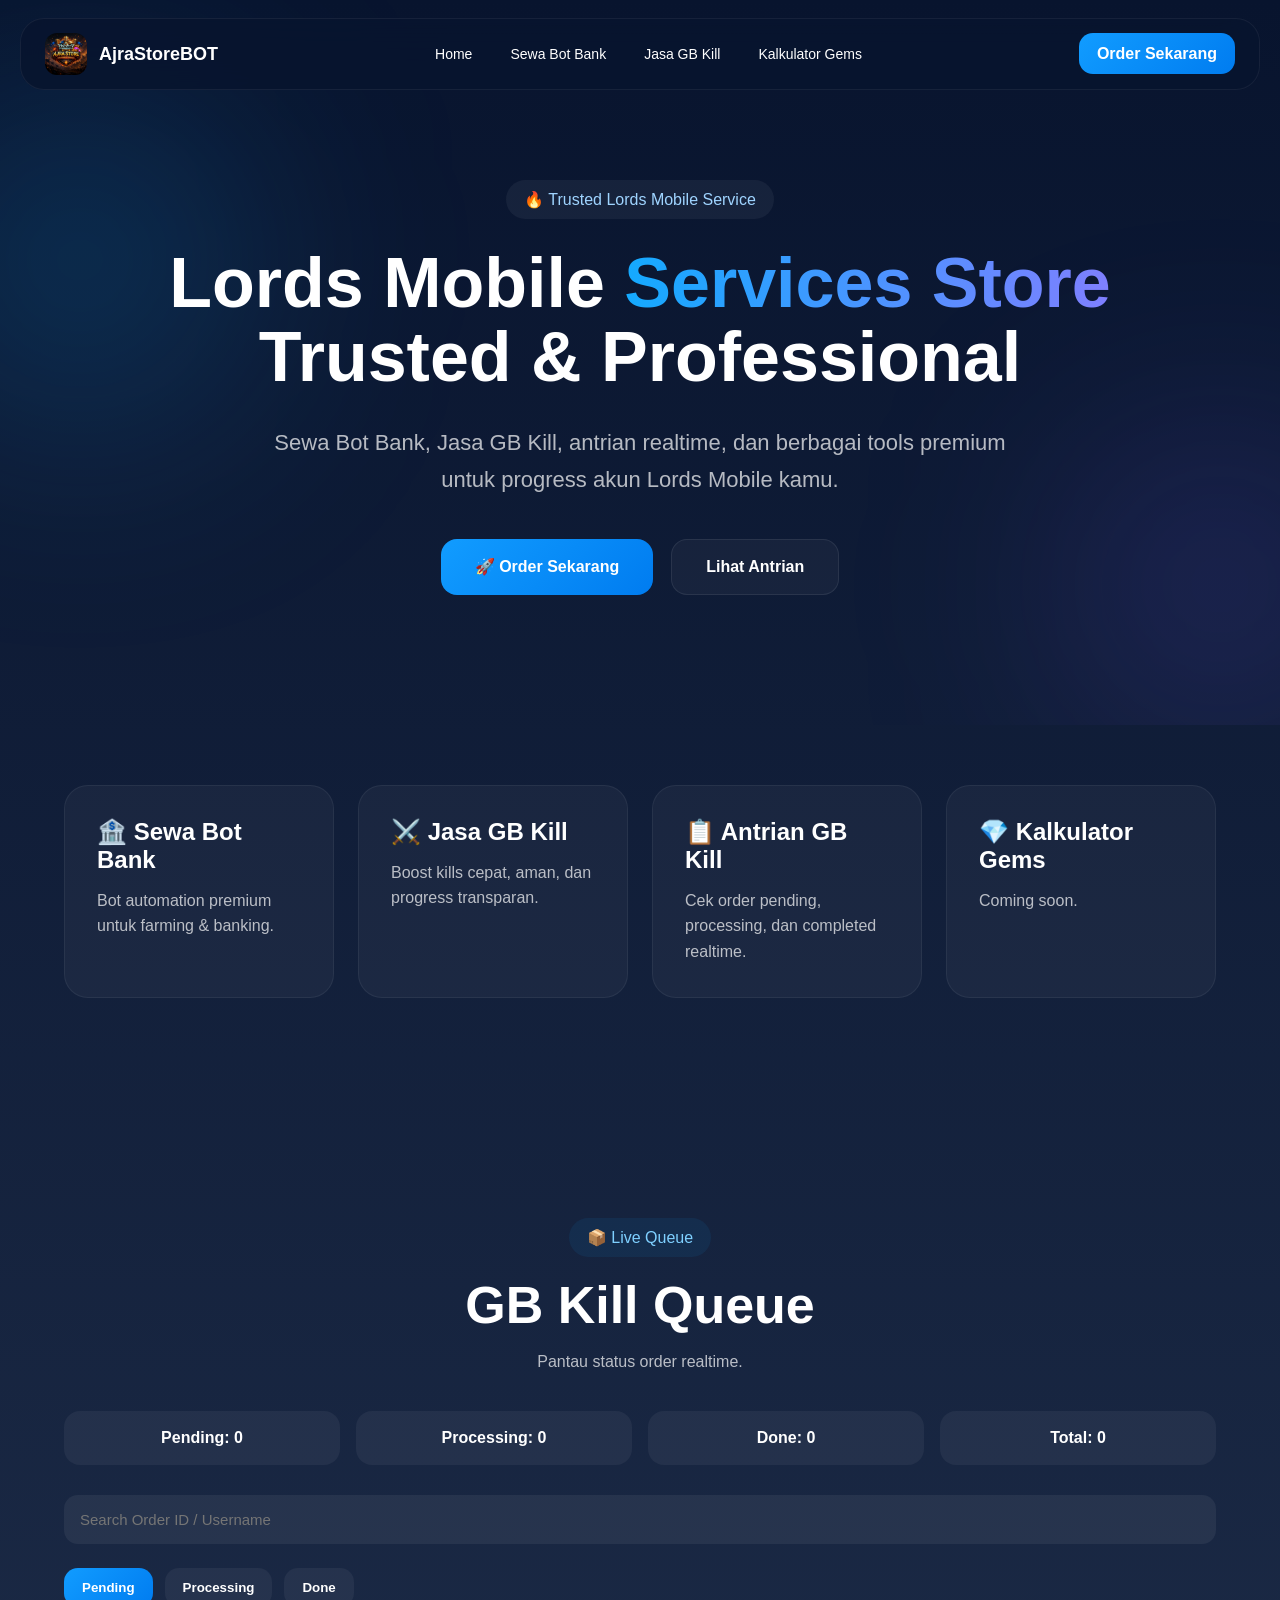
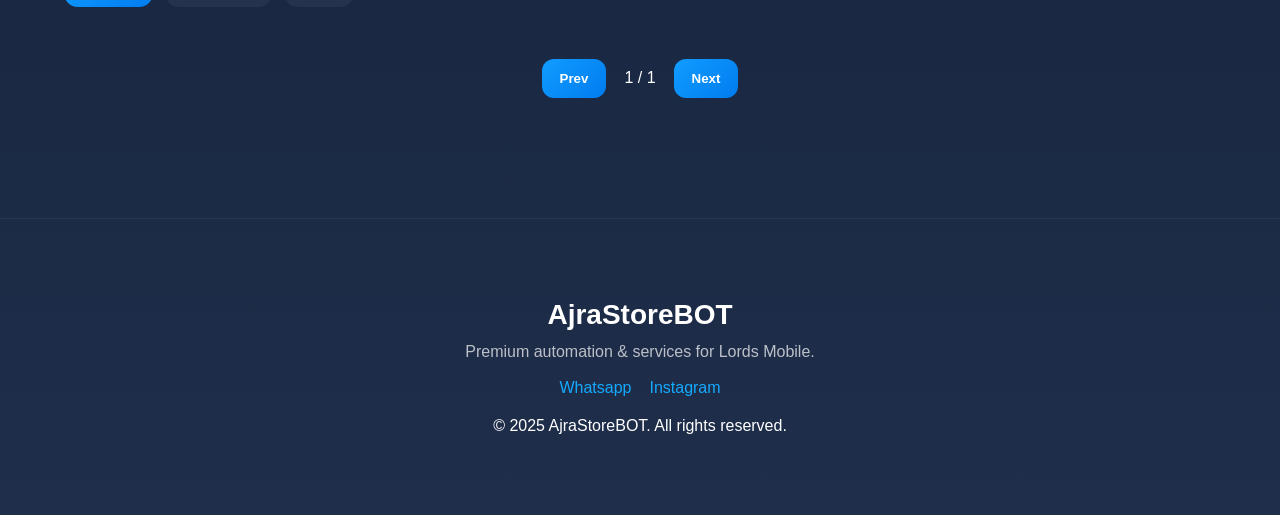
<file: index.html>
<!DOCTYPE html>
<html lang="en">
<head>
    <meta charset="UTF-8">
    <meta name="viewport" content="width=device-width, initial-scale=1.0">
    <title>AjraStoreBOT - Lords Mobile Services</title>
    <link rel="stylesheet" href="style.css">
</head>
<body>

<nav class="navbar">

    <div class="nav-left">
        <img src="logo.jpg/logobot.jpg" alt="Logo" class="logo-img">
        <span class="brand-name">AjraStoreBOT</span>
    </div>

   <div class="nav-center">
    <a href="index.html">Home</a>
    <a href="botbank.html">Sewa Bot Bank</a>
    <a href="gbkill.html">Jasa GB Kill</a>
    <a href="gems.html">Kalkulator Gems</a>
</div>

    <div class="nav-right">
        <a href="https://wa.me/6285885385659" class="nav-btn">
            Order Sekarang
        </a>
    </div>

    <div class="menu-btn" id="menuBtn">☰</div>

    <div class="dropdown-menu" id="dropdownMenu">

    <a href="index.html">Home</a>
    <a href="botbank.html">Sewa Bot Bank</a>
    <a href="gbkill.html">Jasa GB Kill</a>
    <a href="gems.html">Kalkulator Gems</a>

    <a href="https://wa.me/6285885385659" class="mobile-wa">
        Order Sekarang
    </a>

</div>

</nav>

<section class="hero">

    <div class="hero-badge">
        🔥 Trusted Lords Mobile Service
    </div>

    <h1>
        Lords Mobile <span>Services Store</span><br>
        Trusted & Professional
    </h1>

    <p>
        Sewa Bot Bank, Jasa GB Kill, antrian realtime,
        dan berbagai tools premium untuk progress akun
        Lords Mobile kamu.
    </p>

    <div class="hero-buttons">
        <a href="https://wa.me/6285885385659" class="btn-primary">
            🚀 Order Sekarang
        </a>

        <a href="#queue" class="btn-secondary">
            Lihat Antrian
        </a>
    </div>

    <div class="hero-glow glow1"></div>
    <div class="hero-glow glow2"></div>

</section>

<section class="service-menu">

    <div class="service-card" id="bot-bank">
        <h3>🏦 Sewa Bot Bank</h3>
        <p>Bot automation premium untuk farming & banking.</p>
    </div>

    <div class="service-card" id="gbkill">
        <h3>⚔️ Jasa GB Kill</h3>
        <p>Boost kills cepat, aman, dan progress transparan.</p>
    </div>

    <div class="service-card" id="queue">
        <h3>📋 Antrian GB Kill</h3>
        <p>Cek order pending, processing, dan completed realtime.</p>
    </div>

    <div class="service-card" id="calculator">
        <h3>💎 Kalkulator Gems</h3>
        <p>Coming soon.</p>
    </div>

</section>

<section class="queue-section" id="queue">

    <div class="section-top">
        <span class="section-badge">📦 Live Queue</span>
        <h2>GB Kill Queue</h2>
        <p>Pantau status order realtime.</p>
    </div>

    <div class="queue-stats">
        <div class="stat-mini">Pending: 42</div>
        <div class="stat-mini">Processing: 3</div>
        <div class="stat-mini">Done: 58</div>
        <div class="stat-mini">Total: 103</div>
    </div>

    <input
        type="text"
        id="searchInput"
        class="search-box"
        placeholder="Search Order ID / Username"
    >

    <div class="queue-tabs">
        <button class="tab-btn active" data-tab="pending">Pending</button>
        <button class="tab-btn" data-tab="processing">Processing</button>
        <button class="tab-btn" data-tab="done">Done</button>
    </div>

    <div class="queue-list" id="queueList"></div>

    <div class="pagination">
        <button id="prevBtn">Prev</button>
        <span id="pageInfo">1</span>
        <button id="nextBtn">Next</button>
    </div>

</section>

<footer class="footer">
    <h3>AjraStoreBOT</h3>
    <p>Premium automation & services for Lords Mobile.</p>

    <div class="footer-links">
        <a href="https://wa.me/6285885385659" target="_blank">Whatsapp</a>
        <a href="https://www.instagram.com/ajrastoree" target="_blank">Instagram</a>
    </div>

    <span>© 2025 AjraStoreBOT. All rights reserved.</span>
</footer>

<script src="script.js"></script>

</body>
</html>
</file>
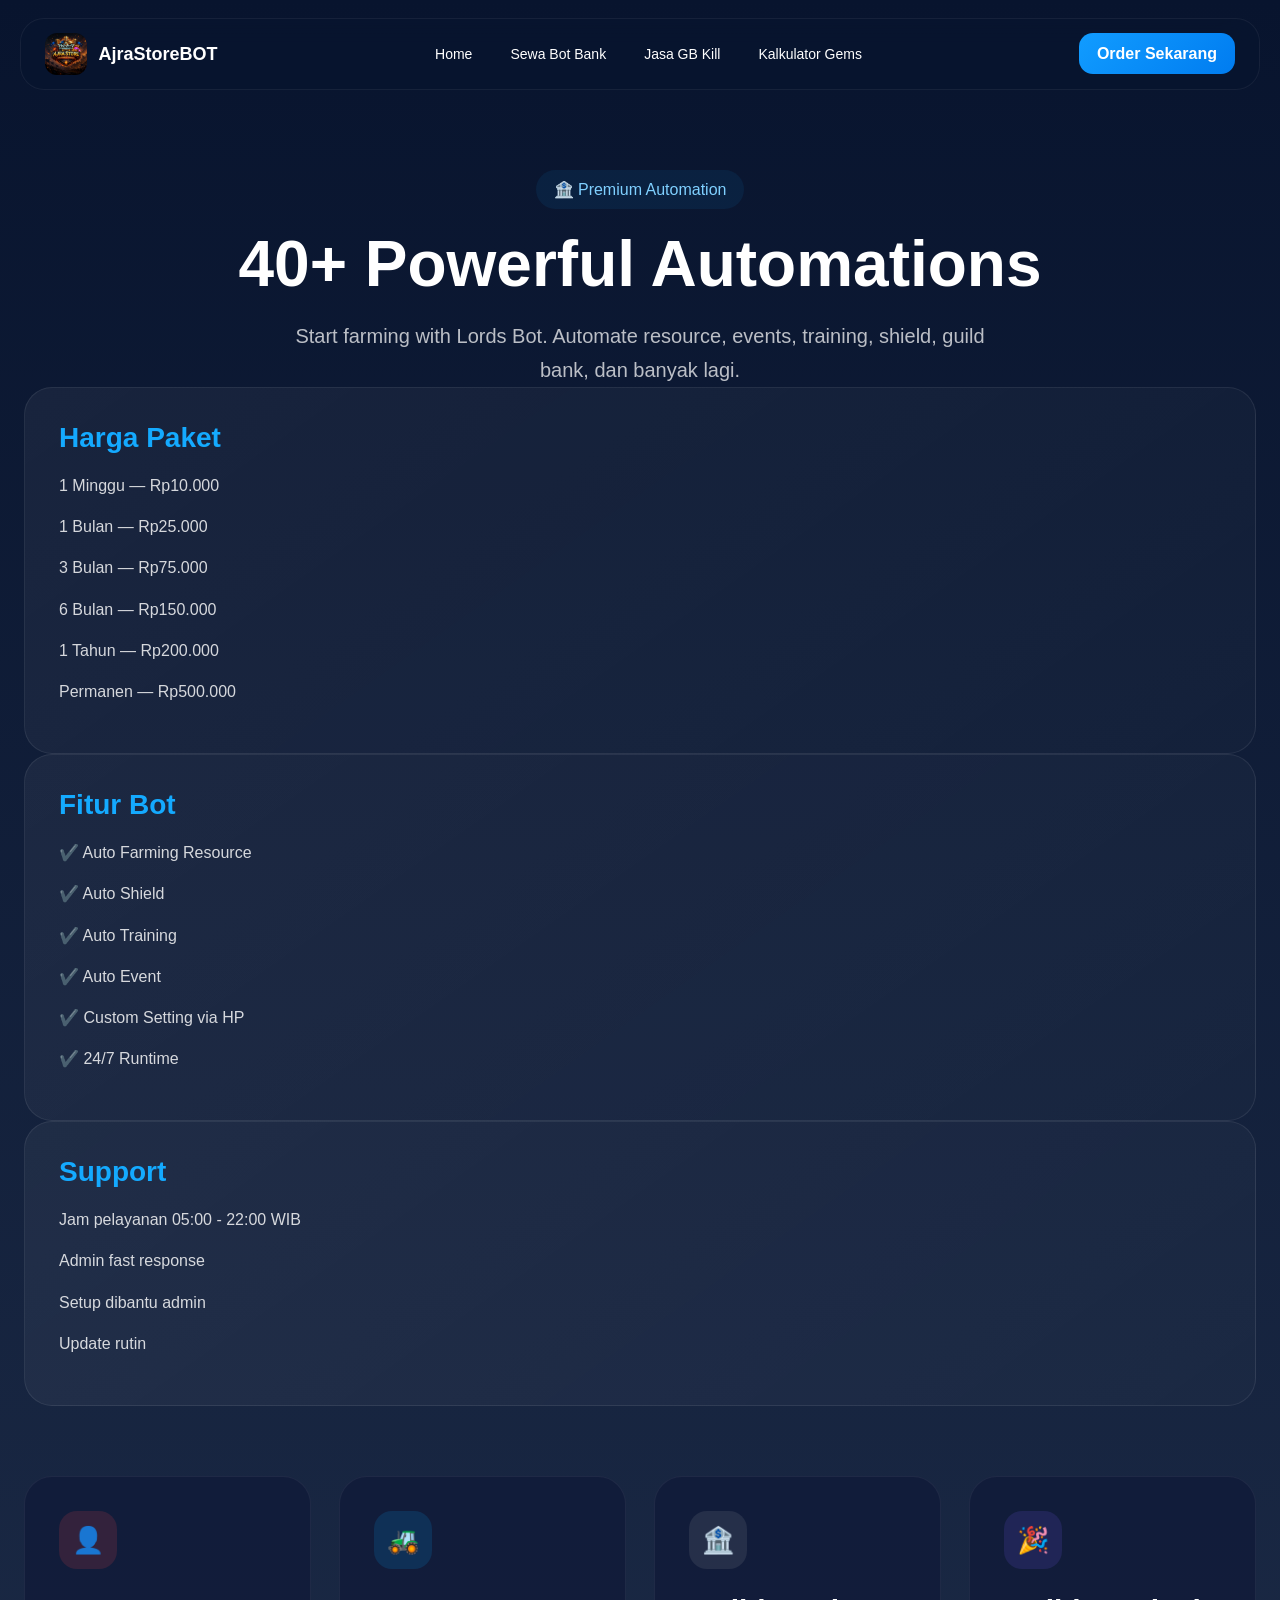
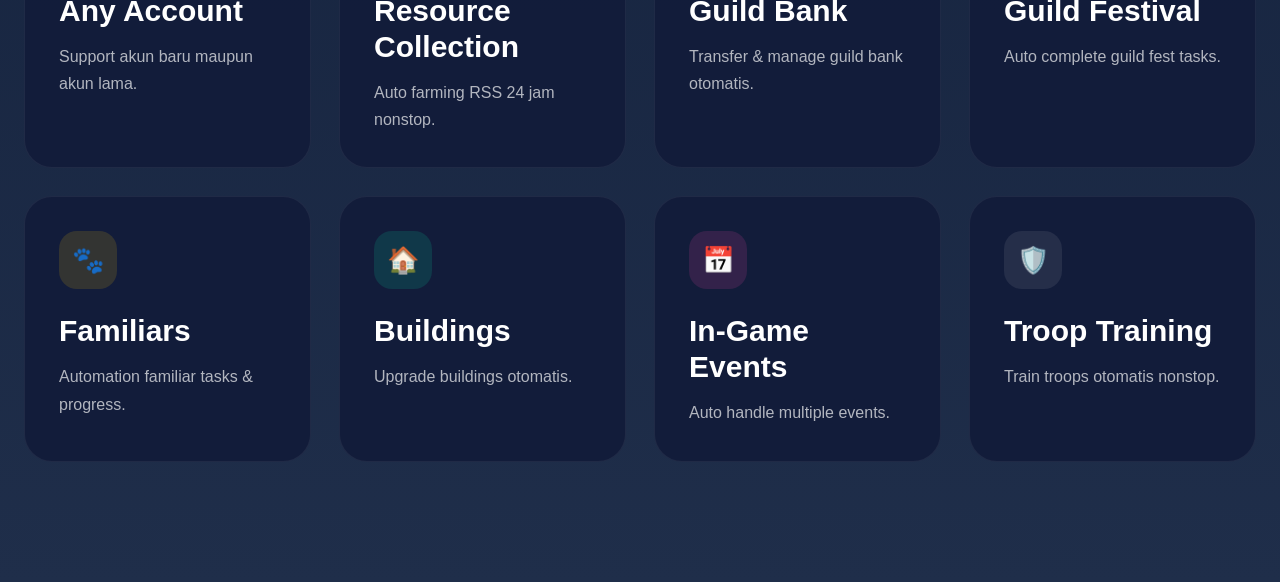
<file: botbank.html>
<!DOCTYPE html>
<html lang="en">
<head>
<meta charset="UTF-8">
<meta name="viewport" content="width=device-width, initial-scale=1.0">
<title>Sewa Bot Bank</title>
<link rel="stylesheet" href="style.css">
</head>
<body>

 <nav class="navbar">

    <div class="nav-left">
        <img src="logo.jpg/logobot.jpg" alt="Logo" class="logo-img">
        <span class="brand-name">AjraStoreBOT</span>
    </div>

   <div class="nav-center">
    <a href="index.html">Home</a>
    <a href="botbank.html">Sewa Bot Bank</a>
    <a href="gbkill.html">Jasa GB Kill</a>
    <a href="gems.html">Kalkulator Gems</a>
</div>

    <div class="nav-right">
        <a href="https://wa.me/6285885385659" class="nav-btn">
            Order Sekarang
        </a>
    </div>

    <div class="menu-btn" id="menuBtn">☰</div>

    <div class="dropdown-menu" id="dropdownMenu">

    <a href="index.html">Home</a>
    <a href="botbank.html">Sewa Bot Bank</a>
    <a href="gbkill.html">Jasa GB Kill</a>
    <a href="gems.html">Kalkulator Gems</a>

    <a href="https://wa.me/6285885385659" class="mobile-wa">
        Order Sekarang
    </a>

</div>

</nav>

<section class="bot-page">

    <div class="bot-title">
        <span class="section-badge">🏦 Premium Automation</span>
        <h1>40+ Powerful Automations</h1>
        <p>
            Start farming with Lords Bot. Automate resource,
            events, training, shield, guild bank, dan banyak lagi.
        </p>
    </div>

    <div class="info-card">
<h3>Harga Paket</h3>
<ul>
<li>1 Minggu — Rp10.000</li>
<li>1 Bulan — Rp25.000</li>
<li>3 Bulan — Rp75.000</li>
<li>6 Bulan — Rp150.000</li>
<li>1 Tahun — Rp200.000</li>
<li>Permanen — Rp500.000</li>
</ul>
</div>

<div class="info-card">
<h3>Fitur Bot</h3>
<ul>
<li>✔️ Auto Farming Resource</li>
<li>✔️ Auto Shield</li>
<li>✔️ Auto Training</li>
<li>✔️ Auto Event</li>
<li>✔️ Custom Setting via HP</li>
<li>✔️ 24/7 Runtime</li>
</ul>
</div>

<div class="info-card">
<h3>Support</h3>
<ul>
<li>Jam pelayanan 05:00 - 22:00 WIB</li>
<li>Admin fast response</li>
<li>Setup dibantu admin</li>
<li>Update rutin</li>
</ul>
</div>

    <div class="bot-grid">

        <div class="bot-card red">
            <div class="bot-icon">👤</div>
            <h3>Any Account</h3>
            <p>Support akun baru maupun akun lama.</p>
        </div>

        <div class="bot-card blue">
            <div class="bot-icon">🚜</div>
            <h3>Resource Collection</h3>
            <p>Auto farming RSS 24 jam nonstop.</p>
        </div>

        <div class="bot-card gray">
            <div class="bot-icon">🏦</div>
            <h3>Guild Bank</h3>
            <p>Transfer & manage guild bank otomatis.</p>
        </div>

        <div class="bot-card purple">
            <div class="bot-icon">🎉</div>
            <h3>Guild Festival</h3>
            <p>Auto complete guild fest tasks.</p>
        </div>

        <div class="bot-card yellow">
            <div class="bot-icon">🐾</div>
            <h3>Familiars</h3>
            <p>Automation familiar tasks & progress.</p>
        </div>

        <div class="bot-card green">
            <div class="bot-icon">🏠</div>
            <h3>Buildings</h3>
            <p>Upgrade buildings otomatis.</p>
        </div>

        <div class="bot-card pink">
            <div class="bot-icon">📅</div>
            <h3>In-Game Events</h3>
            <p>Auto handle multiple events.</p>
        </div>

        <div class="bot-card white">
            <div class="bot-icon">🛡️</div>
            <h3>Troop Training</h3>
            <p>Train troops otomatis nonstop.</p>
        </div>

    </div>

</section>

<script src="script.js"></script>
</body>
</html>
</file>
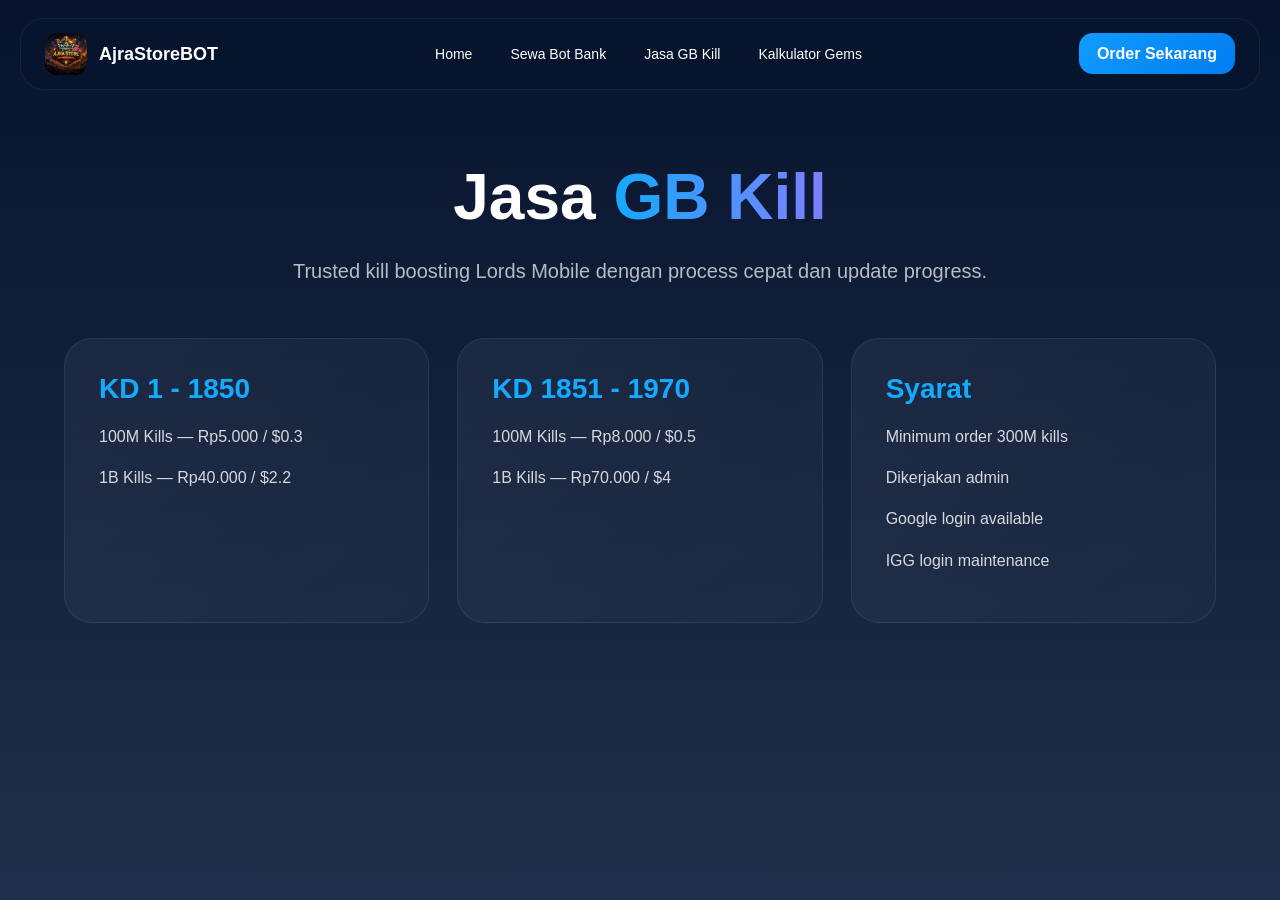
<file: gbkill.html>
<!DOCTYPE html>
<html lang="en">
<head>
<meta charset="UTF-8">
<meta name="viewport" content="width=device-width, initial-scale=1.0">
<title>Jasa GB Kill</title>
<link rel="stylesheet" href="style.css">
</head>
<body>

 <nav class="navbar">

    <div class="nav-left">
        <img src="logo.jpg/logobot.jpg" alt="Logo" class="logo-img">
        <span class="brand-name">AjraStoreBOT</span>
    </div>

   <div class="nav-center">
    <a href="index.html">Home</a>
    <a href="botbank.html">Sewa Bot Bank</a>
    <a href="gbkill.html">Jasa GB Kill</a>
    <a href="gems.html">Kalkulator Gems</a>
</div>

    <div class="nav-right">
        <a href="https://wa.me/6285885385659" class="nav-btn">
            Order Sekarang
        </a>
    </div>

    <div class="menu-btn" id="menuBtn">☰</div>

    <div class="dropdown-menu" id="dropdownMenu">

    <a href="index.html">Home</a>
    <a href="botbank.html">Sewa Bot Bank</a>
    <a href="gbkill.html">Jasa GB Kill</a>
    <a href="gems.html">Kalkulator Gems</a>

    <a href="https://wa.me/6285885385659" class="mobile-wa">
        Order Sekarang
    </a>

</div>

</nav>
<div class="page-container">

<div class="page-title">
<h1>Jasa <span>GB Kill</span></h1>
<p>
Trusted kill boosting Lords Mobile dengan process cepat dan update progress.
</p>
</div>

<div class="page-grid">

<div class="info-card">
<h3>KD 1 - 1850</h3>
<ul>
<li>100M Kills — Rp5.000 / $0.3</li>
<li>1B Kills — Rp40.000 / $2.2</li>
</ul>
</div>

<div class="info-card">
<h3>KD 1851 - 1970</h3>
<ul>
<li>100M Kills — Rp8.000 / $0.5</li>
<li>1B Kills — Rp70.000 / $4</li>
</ul>
</div>

<div class="info-card">
<h3>Syarat</h3>
<ul>
<li>Minimum order 300M kills</li>
<li>Dikerjakan admin</li>
<li>Google login available</li>
<li>IGG login maintenance</li>
</ul>
</div>

</div>

</div>

<script src="script.js"></script>
</body>
</html>
</file>
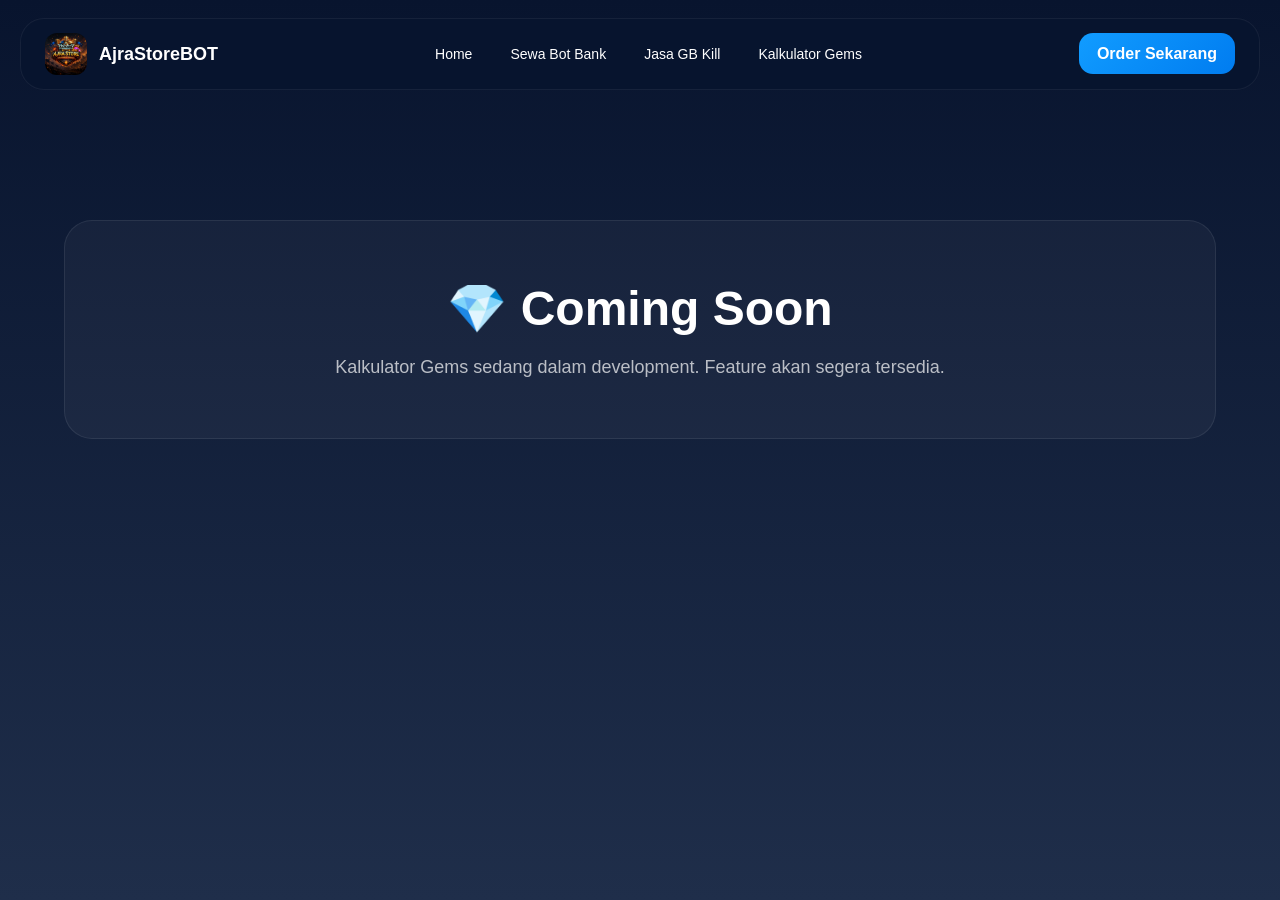
<file: gems.html>
<!DOCTYPE html>
<html lang="en">
<head>
<meta charset="UTF-8">
<meta name="viewport" content="width=device-width, initial-scale=1.0">
<title>Kalkulator Gems</title>
<link rel="stylesheet" href="style.css">
</head>
<body>

<nav class="navbar">

    <div class="nav-left">
        <img src="logo.jpg/logobot.jpg" alt="Logo" class="logo-img">
        <span class="brand-name">AjraStoreBOT</span>
    </div>

   <div class="nav-center">
    <a href="index.html">Home</a>
    <a href="botbank.html">Sewa Bot Bank</a>
    <a href="gbkill.html">Jasa GB Kill</a>
    <a href="gems.html">Kalkulator Gems</a>
</div>

    <div class="nav-right">
        <a href="https://wa.me/6285885385659" class="nav-btn">
            Order Sekarang
        </a>
    </div>

    <div class="menu-btn" id="menuBtn">☰</div>

    <div class="dropdown-menu" id="dropdownMenu">

    <a href="index.html">Home</a>
    <a href="botbank.html">Sewa Bot Bank</a>
    <a href="gbkill.html">Jasa GB Kill</a>
    <a href="gems.html">Kalkulator Gems</a>

    <a href="https://wa.me/6285885385659" class="mobile-wa">
        Order Sekarang
    </a>

</div>

</nav>

<div class="page-container">

<div class="coming-soon-box">
<h2>💎 Coming Soon</h2>
<p>
Kalkulator Gems sedang dalam development.
Feature akan segera tersedia.
</p>
</div>

</div>

<script src="script.js"></script>
</body>
</html>
</file>
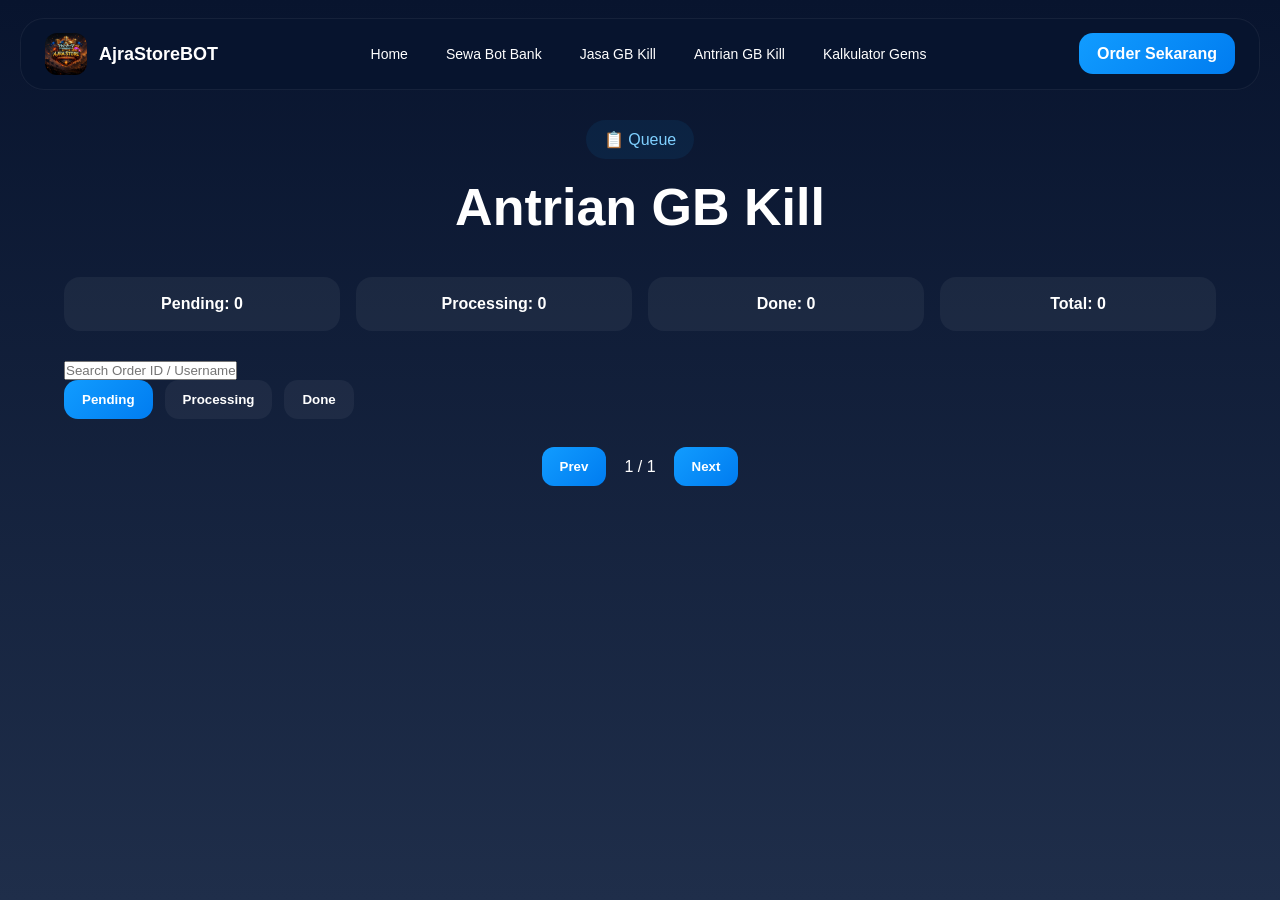
<file: queue.html>
<!DOCTYPE html>
<html lang="en">
<head>
<meta charset="UTF-8">
<meta name="viewport" content="width=device-width, initial-scale=1.0">
<title>Queue GB Kill</title>
<link rel="stylesheet" href="style.css">
</head>
<body>

<!-- navbar -->
<nav class="navbar">

    <div class="nav-left">
        <img src="logo.jpg/logobot.jpg" alt="Logo" class="logo-img">
        <span class="brand-name">AjraStoreBOT</span>
    </div>

   <div class="nav-center">
    <a href="index.html">Home</a>
    <a href="botbank.html">Sewa Bot Bank</a>
    <a href="gbkill.html">Jasa GB Kill</a>
    <a href="queue.html">Antrian GB Kill</a>
    <a href="gems.html">Kalkulator Gems</a>
</div>

    <div class="nav-right">
        <a href="https://wa.me/6285885385659" class="nav-btn">
            Order Sekarang
        </a>
    </div>

    <div class="menu-btn" id="menuBtn">☰</div>

    <div class="dropdown-menu" id="dropdownMenu">

    <a href="index.html">Home</a>
    <a href="botbank.html">Sewa Bot Bank</a>
    <a href="gbkill.html">Jasa GB Kill</a>
    <a href="queue.html">Antrian GB Kill</a>
    <a href="gems.html">Kalkulator Gems</a>

    <a href="https://wa.me/6285885385659" class="mobile-wa">
        Order Sekarang
    </a>

</div>

</nav>

<section class="queue-section">

    <div class="section-top">
        <span class="section-badge">📋 Queue</span>
        <h2>Antrian GB Kill</h2>
    </div>

    <div class="queue-stats"></div>

    <input
        type="text"
        id="searchInput"
        placeholder="Search Order ID / Username"
        class="search-bar"
    />

    <div class="queue-tabs">
        <button class="tab-btn active" data-tab="pending">Pending</button>
        <button class="tab-btn" data-tab="processing">Processing</button>
        <button class="tab-btn" data-tab="done">Done</button>
    </div>

    <div id="queueList"></div>

    <div class="pagination">
        <button id="prevBtn">Prev</button>
        <span id="pageInfo">1 / 1</span>
        <button id="nextBtn">Next</button>
    </div>

</section>

<script src="script.js"></script>
</body>
</html>
</file>
<file: style.css>
* {
  margin: 0;
  padding: 0;
  box-sizing: border-box;
  font-family: Arial, sans-serif;
}

html,
body {
  scroll-behavior: smooth;
}

body {
  background: linear-gradient(to bottom, #08142e, #1f2e4a);
  color: white;
  min-height: 100vh;
}

/* ===== NAVBAR ===== */
.navbar {
  position: fixed;
  top: 18px;
  left: 50%;
  transform: translateX(-50%);
  width: calc(100% - 40px);
  max-width: 1250px;
  padding: 14px 24px;
  display: flex;
  align-items: center;
  justify-content: space-between;
  border-radius: 24px;
  background: rgba(8, 20, 46, 0.85);
  backdrop-filter: blur(18px);
  border: 1px solid rgba(255,255,255,0.06);
  z-index: 999;
}

.nav-left {
  display: flex;
  align-items: center;
  gap: 12px;
}

.logo-img {
  width: 42px;
  height: 42px;
  border-radius: 12px;
  object-fit: cover;
}

.brand-name {
  font-size: 18px;
  font-weight: 700;
}

.nav-center {
  display: flex;
  gap: 10px;
}

.nav-center a {
  color: white;
  text-decoration: none;
  padding: 10px 14px;
  border-radius: 12px;
  font-size: 14px;
  transition: 0.3s;
}

.nav-center a:hover {
  background: rgba(20,170,255,0.12);
}

.nav-right a,
.mobile-wa {
  padding: 12px 18px;
  border-radius: 14px;
  background: linear-gradient(135deg,#119cff,#007cf0);
  color: white;
  text-decoration: none;
  font-weight: 700;
}

/* ===== MOBILE MENU ===== */
.menu-btn {
  display: none;
  font-size: 26px;
  cursor: pointer;
}

.dropdown-menu {
  position: absolute;
  top: 75px;
  right: 0;
  width: 220px;
  background: #0b1731;
  border-radius: 16px;
  padding: 14px;
  display: none;
  flex-direction: column;
  gap: 10px;
}

.dropdown-menu a {
  color: white;
  text-decoration: none;
  padding: 12px;
  border-radius: 12px;
}

.dropdown-menu a:hover {
  background: rgba(255,255,255,0.05);
}

.dropdown-menu.active {
  display: flex;
}

/* ===== HERO ===== */
.hero {
  padding: 180px 24px 130px;
  text-align: center;
  position: relative;
  overflow: hidden;
}

.hero-badge {
  display: inline-block;
  padding: 10px 18px;
  border-radius: 999px;
  background: rgba(255,255,255,0.05);
  color: #9fd4ff;
  margin-bottom: 28px;
}

.hero h1 {
  font-size: 70px;
  font-weight: 800;
  line-height: 1.05;
}

.hero h1 span {
  background: linear-gradient(90deg,#14aaff,#7f7fff);
  background-clip: text;
  -webkit-text-fill-color: transparent;
}

.hero p {
  margin: 30px auto 0;
  max-width: 760px;
  font-size: 22px;
  line-height: 1.7;
  color: rgba(255,255,255,0.7);
}

.hero-buttons {
  margin-top: 40px;
  display: flex;
  justify-content: center;
  gap: 18px;
  flex-wrap: wrap;
}

.btn-primary,
.btn-secondary {
  padding: 18px 34px;
  border-radius: 16px;
  text-decoration: none;
  font-weight: 700;
}

.btn-primary {
  background: linear-gradient(135deg,#119cff,#007cf0);
  color: white;
}

.btn-secondary {
  border: 1px solid rgba(255,255,255,0.08);
  color: white;
  background: rgba(255,255,255,0.04);
}

.hero-glow {
  position: absolute;
  border-radius: 50%;
  filter: blur(120px);
  z-index: -1;
}

.glow1 {
  width: 320px;
  height: 320px;
  background: rgba(20,170,255,0.2);
  top: 100px;
  left: -80px;
}

.glow2 {
  width: 280px;
  height: 280px;
  background: rgba(120,90,255,0.2);
  right: -80px;
  bottom: 0;
}

/* ===== SERVICE MENU ===== */
.service-menu {
  padding: 60px 24px 100px;
  display: grid;
  grid-template-columns: repeat(auto-fit,minmax(250px,1fr));
  gap: 24px;
  max-width: 1200px;
  margin: auto;
}

.service-card {
  padding: 32px;
  border-radius: 24px;
  background: rgba(255,255,255,0.04);
  border: 1px solid rgba(255,255,255,0.06);
  transition: 0.3s;
}

.service-card:hover {
  transform: translateY(-8px);
  border-color: rgba(20,170,255,0.2);
}

.service-card h3 {
  font-size: 24px;
  margin-bottom: 14px;
}

.service-card p {
  color: rgba(255,255,255,0.7);
  line-height: 1.6;
}

/* ===== SECTION TOP ===== */
.section-top {
  text-align: center;
  margin-bottom: 40px;
}

.section-badge {
  display: inline-block;
  padding: 10px 18px;
  border-radius: 999px;
  background: rgba(20,170,255,0.08);
  color: #7fd0ff;
  margin-bottom: 18px;
}

.section-top h2 {
  font-size: 52px;
}

.section-top p {
  margin-top: 18px;
  color: rgba(255,255,255,0.7);
}

/* ===== QUEUE ===== */
.queue-section {
  padding: 120px 24px;
  max-width: 1200px;
  margin: auto;
}

.queue-summary {
  display: grid;
  grid-template-columns: repeat(auto-fit,minmax(280px,1fr));
  gap: 22px;
}

.queue-box {
  padding: 30px;
  border-radius: 24px;
  background: rgba(255,255,255,0.04);
  border: 1px solid rgba(255,255,255,0.06);
}

.queue-box h3 {
  margin-bottom: 18px;
  font-size: 24px;
}

.queue-box p {
  margin-bottom: 8px;
  color: rgba(255,255,255,0.75);
}

.pending-box {
  border-left: 4px solid orange;
}

.processing-box {
  border-left: 4px solid #14aaff;
}

.done-box {
  border-left: 4px solid #00d084;
}

/* ===== FOOTER ===== */
.footer {
  padding: 80px 20px;
  text-align: center;
  border-top: 1px solid rgba(255,255,255,0.06);
}

.footer h3 {
  font-size: 28px;
  margin-bottom: 12px;
}

.footer p {
  color: rgba(255,255,255,0.7);
  margin-bottom: 18px;
}

.footer-links {
  display: flex;
  justify-content: center;
  gap: 18px;
  margin-bottom: 20px;
}

.footer-links a {
  color: #14aaff;
  text-decoration: none;
}

/* ===== RESPONSIVE ===== */
@media (max-width: 768px) {
  .nav-center,
  .nav-right {
    display: none;
  }

  .menu-btn {
    display: block;
  }

  .hero h1 {
    font-size: 46px;
  }

  .hero p {
    font-size: 17px;
  }

  .hero-buttons {
    flex-direction: column;
  }

  .btn-primary,
  .btn-secondary {
    width: 100%;
  }

  .section-top h2 {
    font-size: 38px;
  }
}

/* ===== ADVANCED QUEUE ===== */
.queue-stats {
  display: grid;
  grid-template-columns: repeat(auto-fit,minmax(180px,1fr));
  gap: 16px;
  margin-bottom: 30px;
}

.stat-mini {
  padding: 18px;
  border-radius: 16px;
  background: rgba(255,255,255,0.05);
  text-align: center;
  font-weight: 700;
}

.search-box {
  width: 100%;
  padding: 16px;
  border-radius: 14px;
  border: none;
  outline: none;
  margin-bottom: 24px;
  background: rgba(255,255,255,0.06);
  color: white;
  font-size: 15px;
}

.queue-tabs {
  display: flex;
  gap: 12px;
  margin-bottom: 24px;
  flex-wrap: wrap;
}

.tab-btn {
  padding: 12px 18px;
  border: none;
  border-radius: 14px;
  cursor: pointer;
  background: rgba(255,255,255,0.05);
  color: white;
  font-weight: 700;
}

.tab-btn.active {
  background: linear-gradient(135deg,#119cff,#007cf0);
}

.queue-list {
  display: flex;
  flex-direction: column;
  gap: 14px;
}

.queue-item {
  padding: 18px 22px;
  border-radius: 16px;
  background: rgba(255,255,255,0.04);
  border: 1px solid rgba(255,255,255,0.05);
}

.pagination {
  margin-top: 28px;
  display: flex;
  justify-content: center;
  align-items: center;
  gap: 18px;
}

.pagination button {
  padding: 12px 18px;
  border: none;
  border-radius: 12px;
  cursor: pointer;
  background: linear-gradient(135deg,#119cff,#007cf0);
  color: white;
  font-weight: 700;
}

.admin-form {
  display: flex;
  flex-direction: column;
  gap: 14px;
  max-width: 500px;
  margin: 0 auto 40px;
}

.admin-form input,
.admin-form select {
  padding: 16px;
  border-radius: 14px;
  border: none;
  outline: none;
  background: rgba(255,255,255,0.06);
  color: white;
}

.admin-form button {
  padding: 16px;
  border: none;
  border-radius: 14px;
  cursor: pointer;
  font-weight: 700;
  color: white;
  background: linear-gradient(135deg,#119cff,#007cf0);
}

.queue-item button {
  margin-left: 14px;
  padding: 8px 12px;
  border: none;
  border-radius: 10px;
  cursor: pointer;
  background: crimson;
  color: white;
}

/* ===== PAGE CONTENT ===== */
.page-container {
  max-width: 1200px;
  margin: 0 auto;
  padding: 160px 24px 100px;
}

.page-grid {
  display: grid;
  grid-template-columns: repeat(auto-fit, minmax(320px, 1fr));
  gap: 28px;
  margin-top: 50px;
}

.info-card {
  background: linear-gradient(
    145deg,
    rgba(255,255,255,0.05),
    rgba(255,255,255,0.02)
  );

  border: 1px solid rgba(255,255,255,0.08);
  border-radius: 28px;
  padding: 34px;
  transition: 0.3s ease;
}

.info-card:hover {
  transform: translateY(-8px);
  box-shadow: 0 18px 35px rgba(0,0,0,0.22);
}

.info-card h3 {
  font-size: 28px;
  margin-bottom: 18px;
  color: #14aaff;
}

.info-card ul {
  list-style: none;
  padding: 0;
}

.info-card ul li {
  margin-bottom: 14px;
  color: rgba(255,255,255,0.82);
  line-height: 1.7;
  font-size: 16px;
}

.page-title {
  text-align: center;
  margin-bottom: 30px;
}

.page-title h1 {
  font-size: 64px;
  margin-bottom: 20px;
}

.page-title span {
  background: linear-gradient(90deg,#14aaff,#7f7fff);
  -webkit-background-clip: text;
  -webkit-text-fill-color: transparent;
}

.page-title p {
  max-width: 760px;
  margin: auto;
  font-size: 20px;
  color: rgba(255,255,255,0.7);
  line-height: 1.7;
}

.price-highlight {
  font-size: 36px;
  font-weight: 800;
  color: #14aaff;
  margin-top: 12px;
}

.coming-soon-box {
  margin-top: 60px;
  text-align: center;
  padding: 60px 30px;
  border-radius: 28px;
  background: rgba(255,255,255,0.04);
  border: 1px solid rgba(255,255,255,0.08);
}

.coming-soon-box h2 {
  font-size: 48px;
  margin-bottom: 20px;
}

.coming-soon-box p {
  font-size: 18px;
  color: rgba(255,255,255,0.7);
}

/* mobile */
@media (max-width:768px){
  .page-title h1{
    font-size:42px;
  }

  .page-title p{
    font-size:17px;
  }

  .info-card{
    padding:26px;
  }
}

/* ===== BOT PAGE ===== */
.bot-page {
  padding: 170px 24px 120px;
  max-width: 1400px;
  margin: auto;
}

.bot-title {
  text-align: center;
  max-width: 900px;
  margin: auto;
}

.bot-title h1 {
  font-size: 64px;
  color: white;
  margin-bottom: 18px;
}

.bot-title p {
  font-size: 20px;
  color: rgba(255,255,255,0.72);
  line-height: 1.7;
  max-width: 720px;
  margin: auto;
}

.bot-grid {
  margin-top: 70px;
  display: grid;
  grid-template-columns: repeat(auto-fit, minmax(270px,1fr));
  gap: 28px;
}

.bot-card {
  background: rgba(18, 28, 58, 0.92);
  border: 1px solid rgba(255,255,255,0.06);
  border-radius: 28px;
  padding: 34px;
  min-height: 220px;
  transition: 0.35s ease;
}

.bot-card:hover {
  transform: translateY(-8px);
  box-shadow: 0 20px 35px rgba(0,0,0,0.22);
}

.bot-icon {
  width: 58px;
  height: 58px;
  border-radius: 18px;
  display: flex;
  align-items: center;
  justify-content: center;
  font-size: 26px;
  margin-bottom: 24px;
}

.bot-card h3 {
  font-size: 30px;
  color: white;
  margin-bottom: 14px;
  line-height: 1.2;
}

.bot-card p {
  color: rgba(255,255,255,0.68);
  line-height: 1.7;
  font-size: 16px;
}

/* icon colors */
.red .bot-icon {
  background: rgba(255,70,70,0.14);
}

.blue .bot-icon {
  background: rgba(0,170,255,0.14);
}

.gray .bot-icon {
  background: rgba(180,180,180,0.12);
}

.purple .bot-icon {
  background: rgba(120,90,255,0.14);
}

.yellow .bot-icon {
  background: rgba(255,200,0,0.14);
}

.green .bot-icon {
  background: rgba(0,255,180,0.12);
}

.pink .bot-icon {
  background: rgba(255,70,170,0.14);
}

.white .bot-icon {
  background: rgba(255,255,255,0.08);
}

@media (max-width:768px) {
  .bot-title h1 {
    font-size: 42px;
  }

  .bot-title p {
    font-size: 17px;
  }

  .bot-card {
    min-height: auto;
    padding: 28px;
  }

  .bot-card h3 {
    font-size: 24px;
  }
}
</file>
